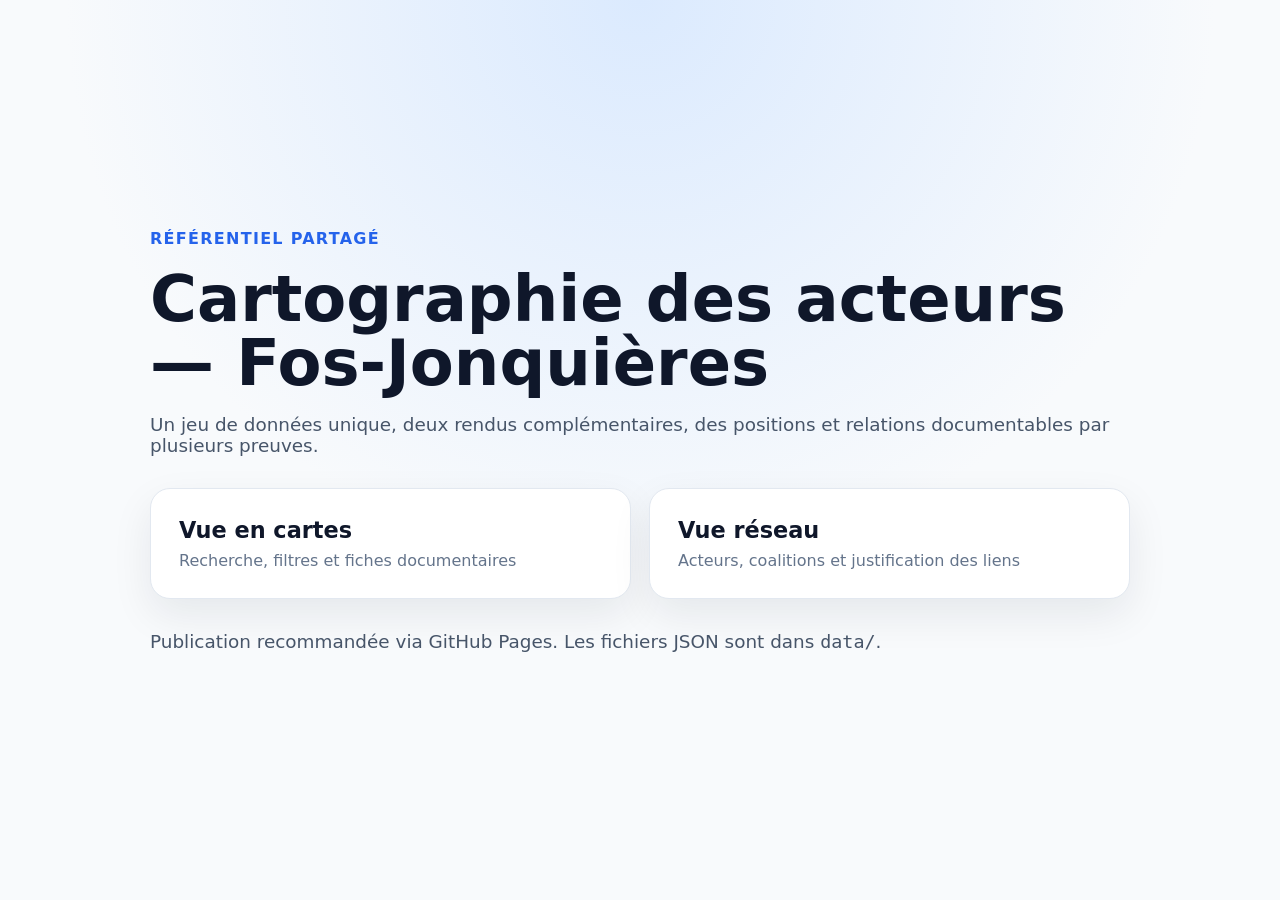
<file: index.html>
<!doctype html><html lang="fr"><head><meta charset="utf-8"><meta name="viewport" content="width=device-width,initial-scale=1"><title>Fos-Jonquières</title><link rel="stylesheet" href="assets/css/common.css"></head><body><main class="landing"><div class="hero"><span class="eyebrow">Référentiel partagé</span><h1>Cartographie des acteurs — Fos-Jonquières</h1><p>Un jeu de données unique, deux rendus complémentaires, des positions et relations documentables par plusieurs preuves.</p><div class="choices"><a class="choice" href="apps/cards/"><strong>Vue en cartes</strong><span>Recherche, filtres et fiches documentaires</span></a><a class="choice" href="apps/network/"><strong>Vue réseau</strong><span>Acteurs, coalitions et justification des liens</span></a></div><p class="notice">Publication recommandée via GitHub Pages. Les fichiers JSON sont dans <code>data/</code>.</p></div></main></body></html>
</file>
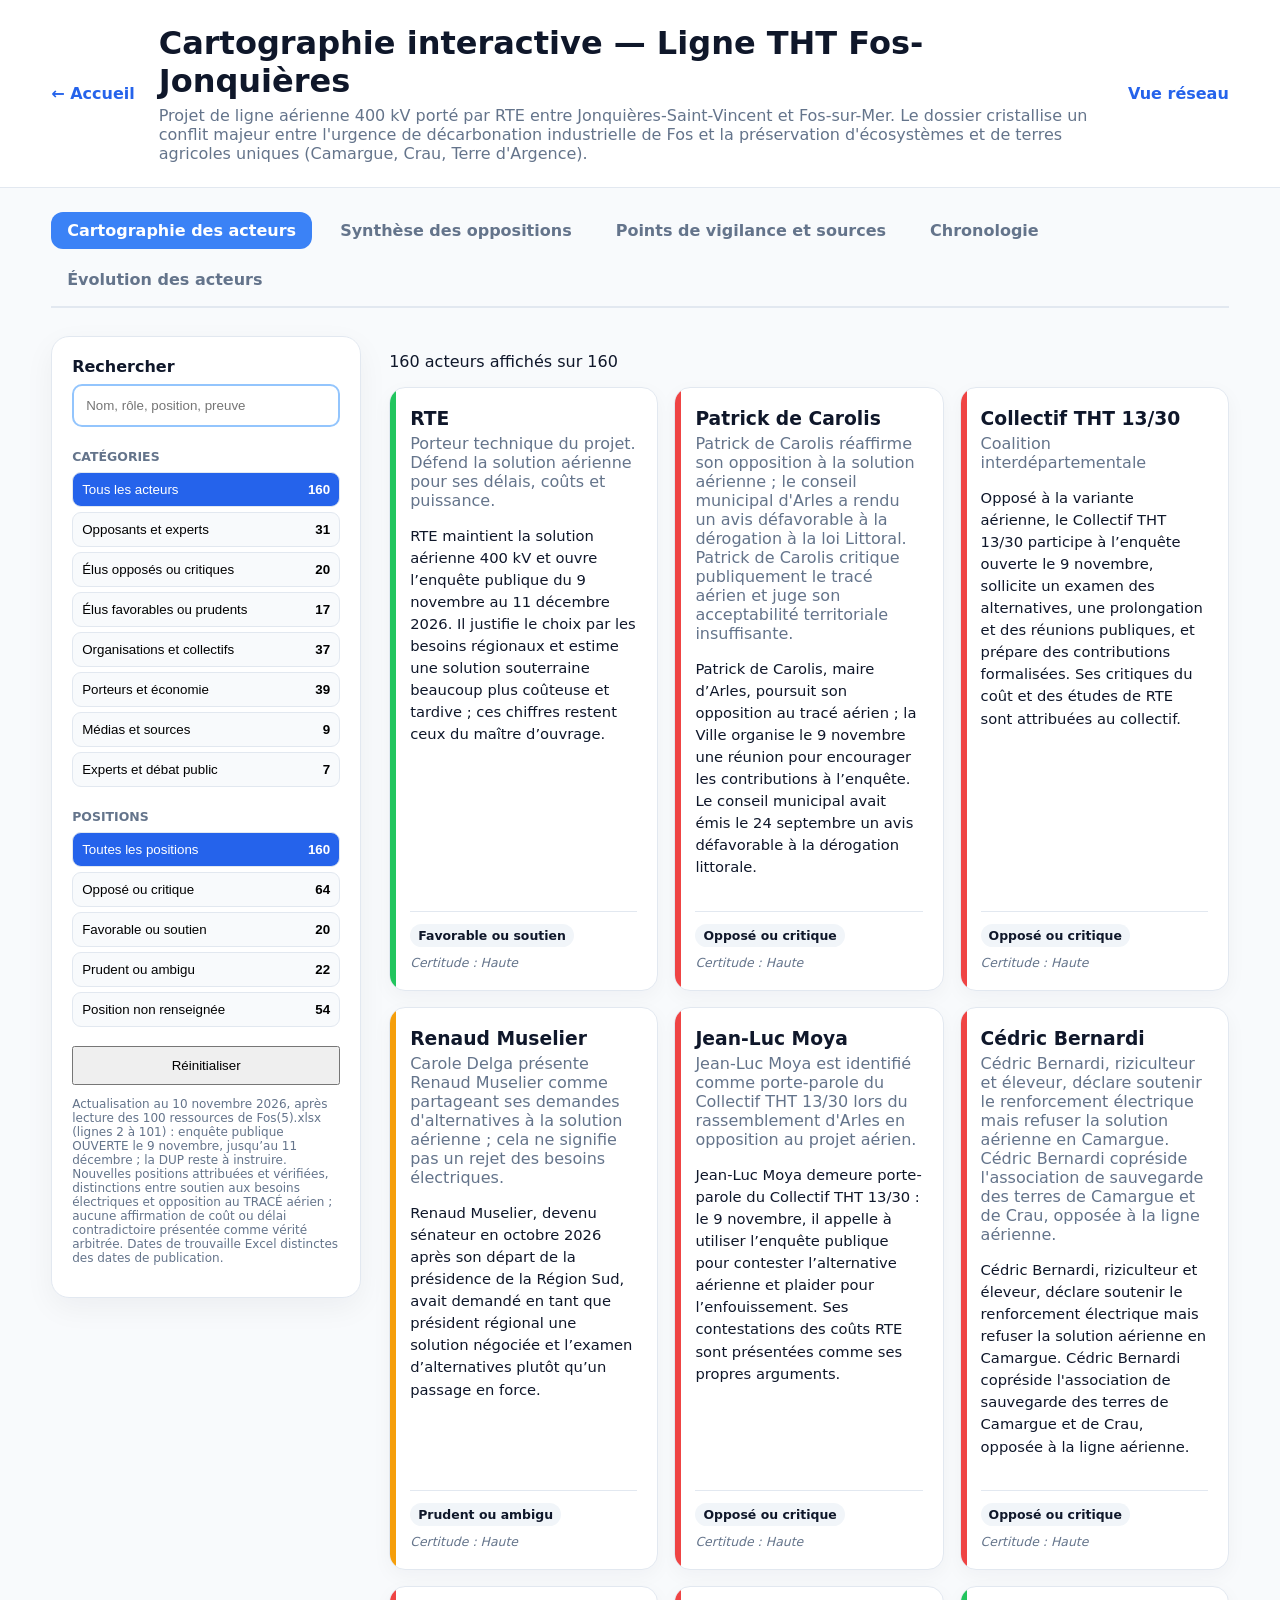
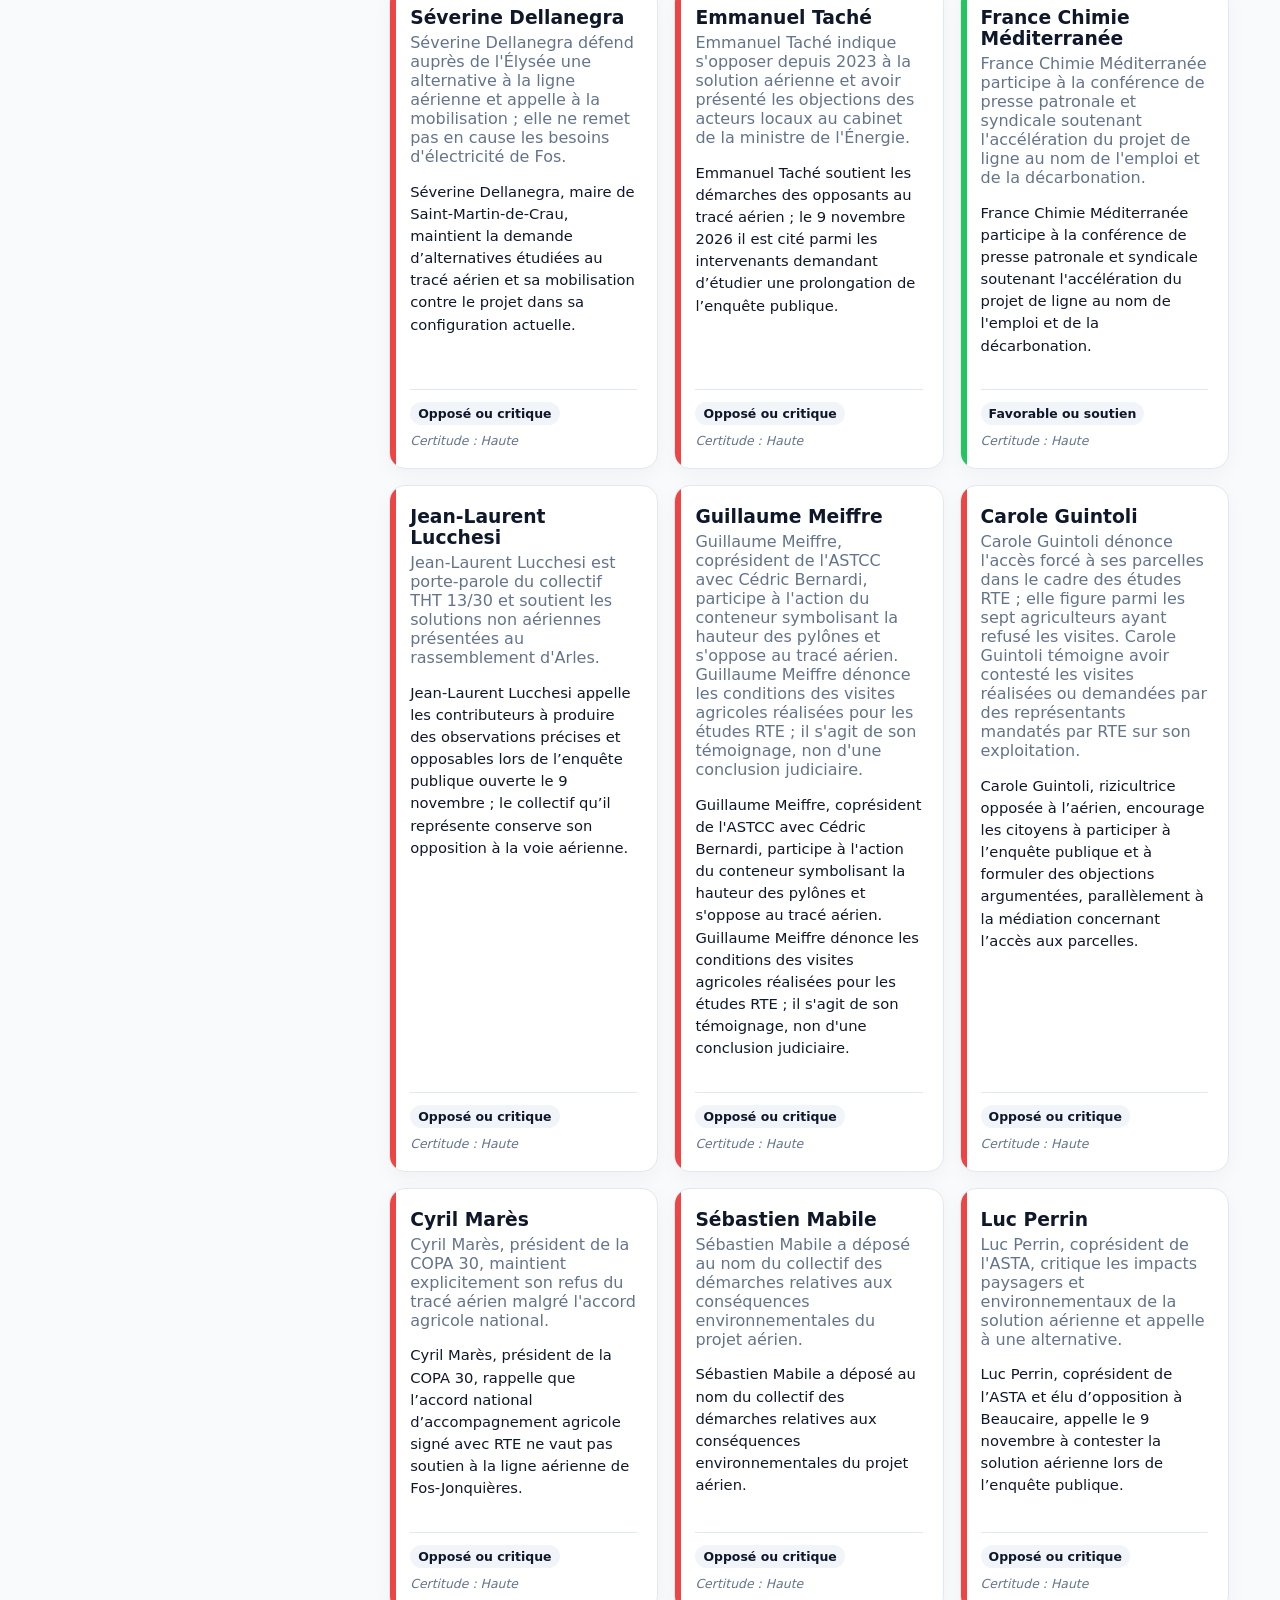
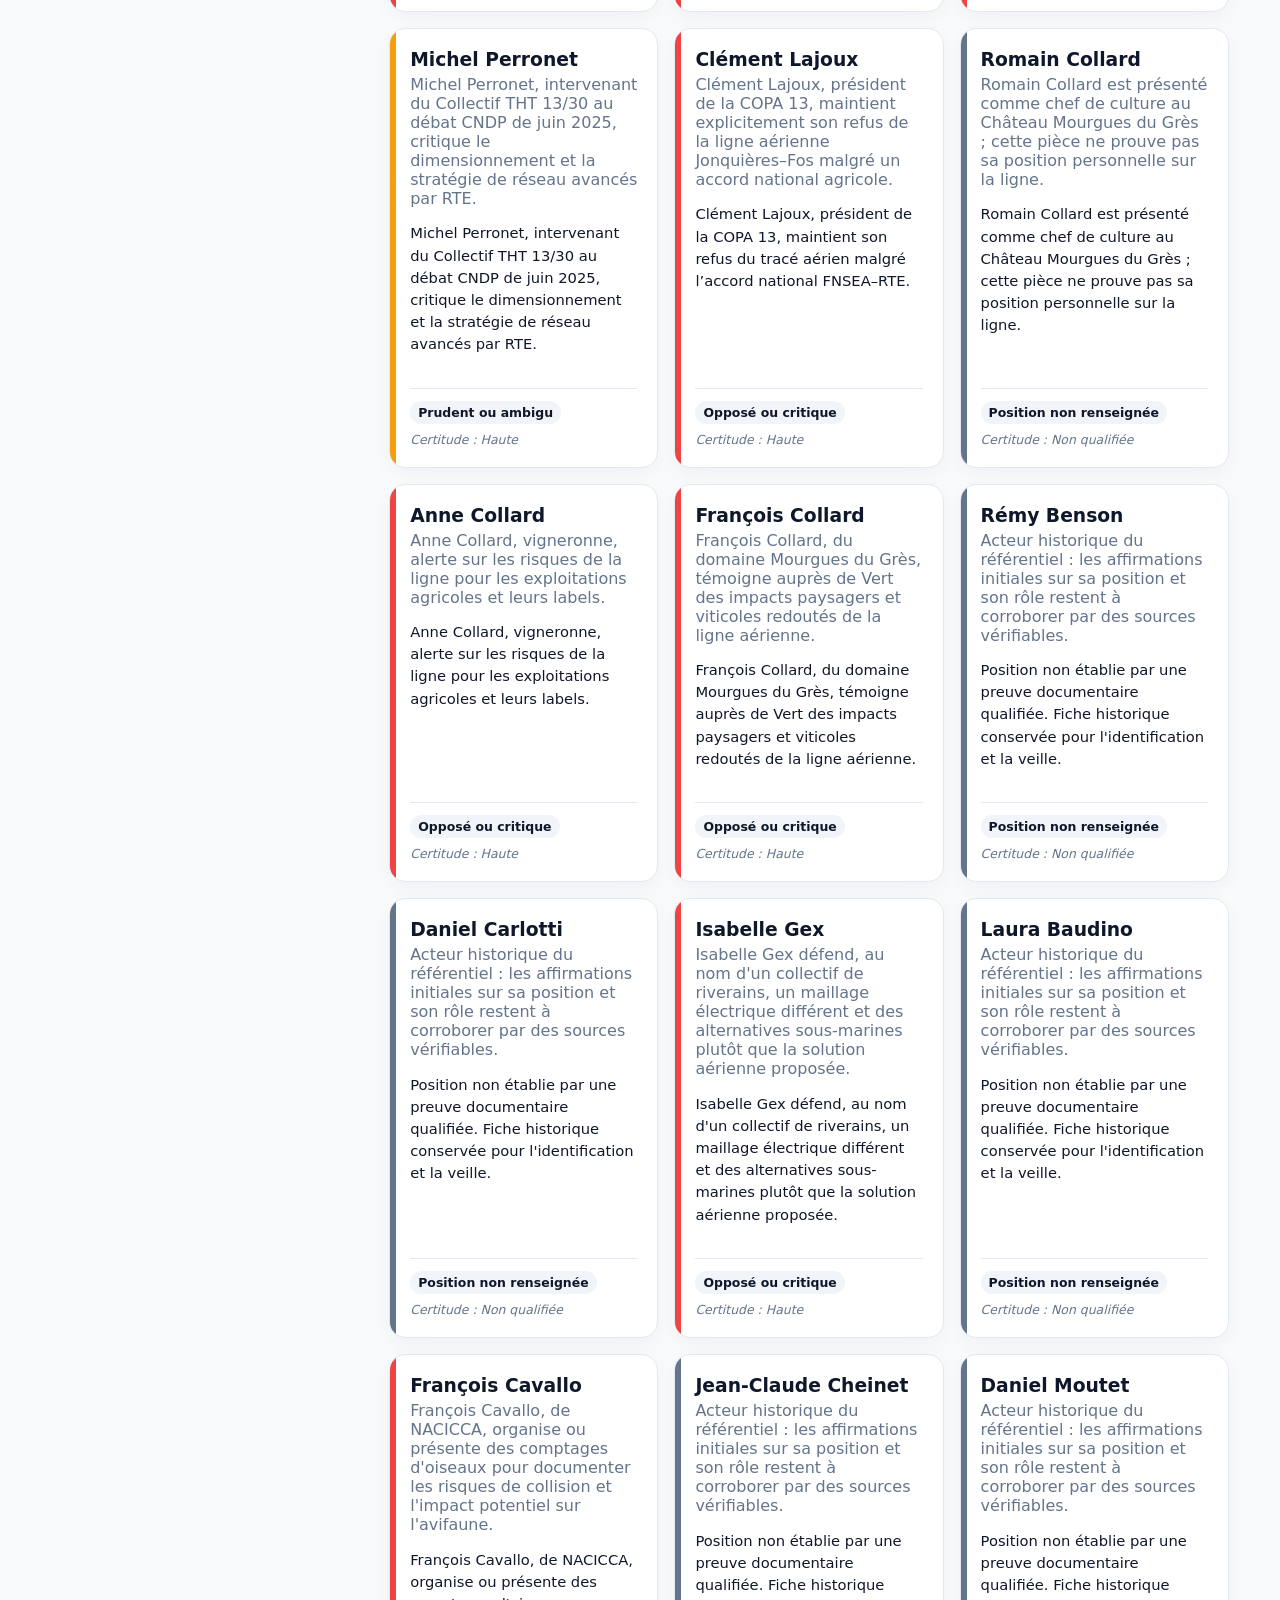
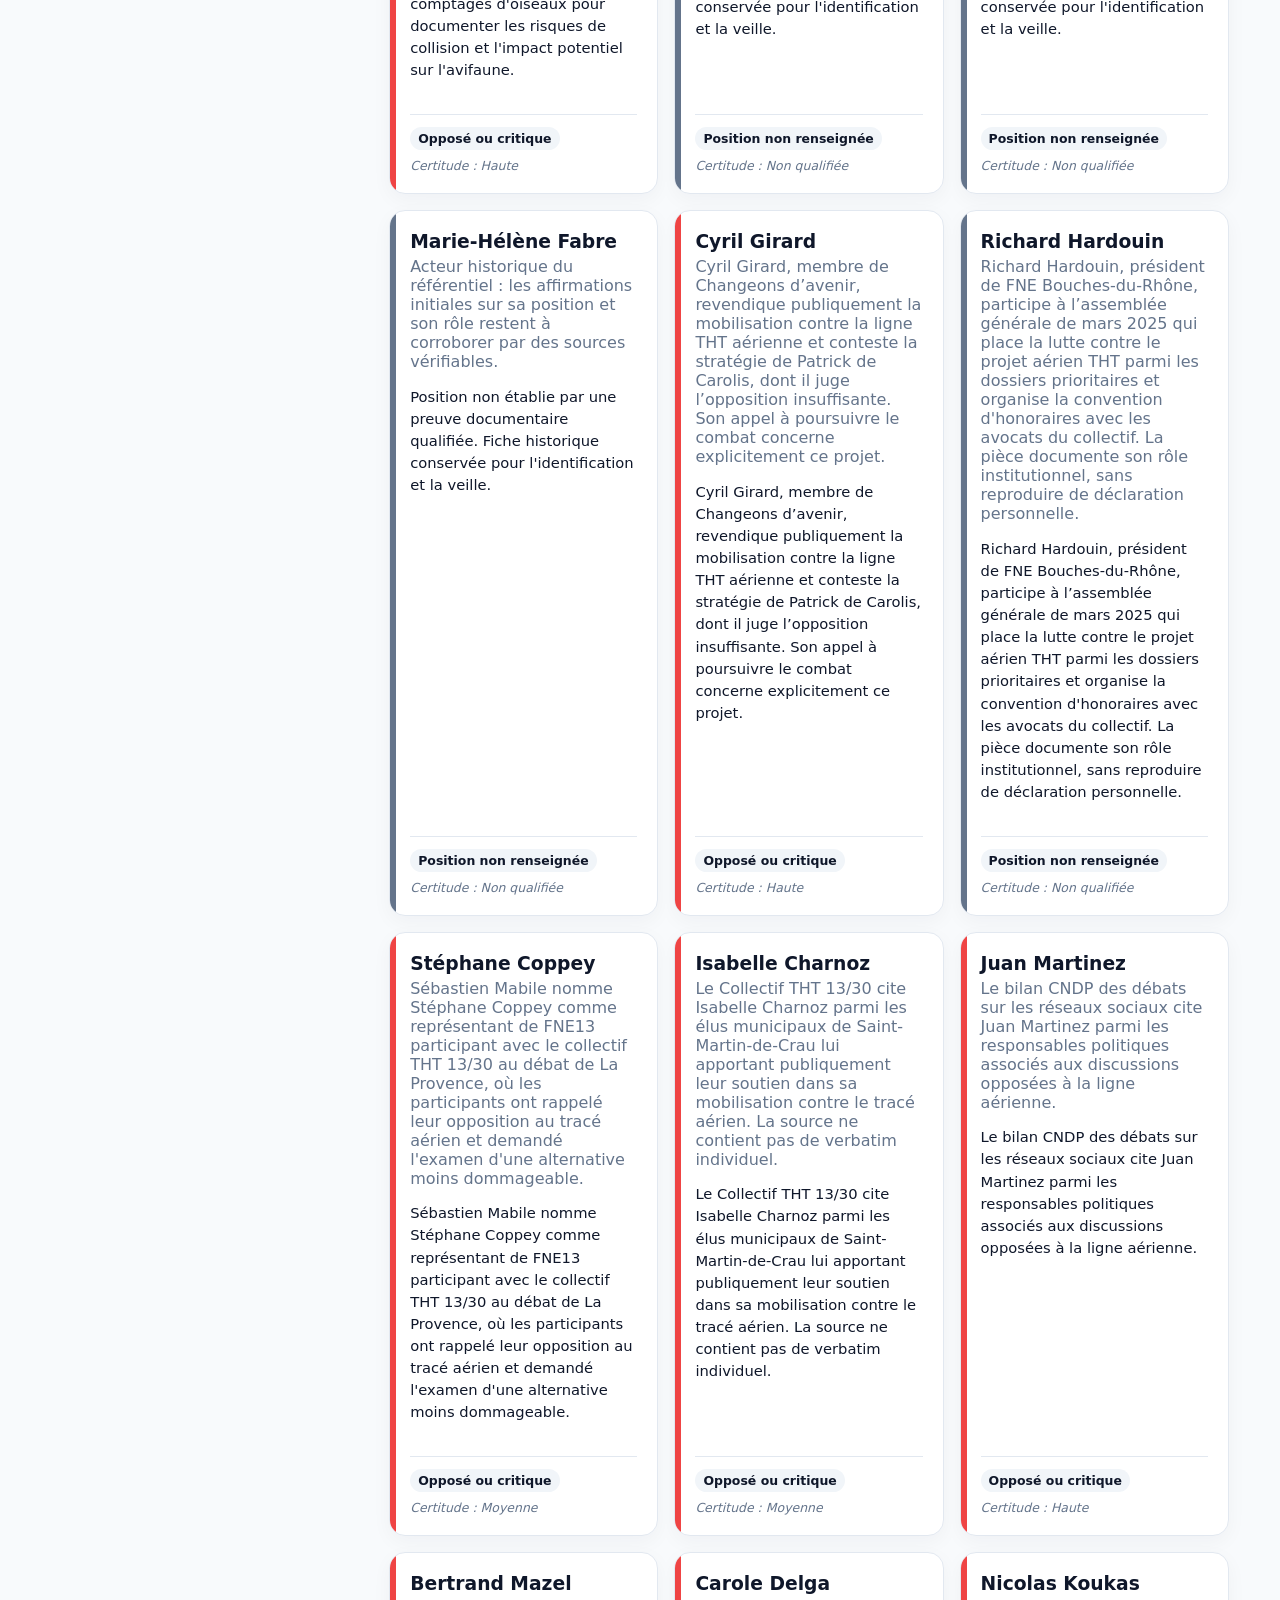
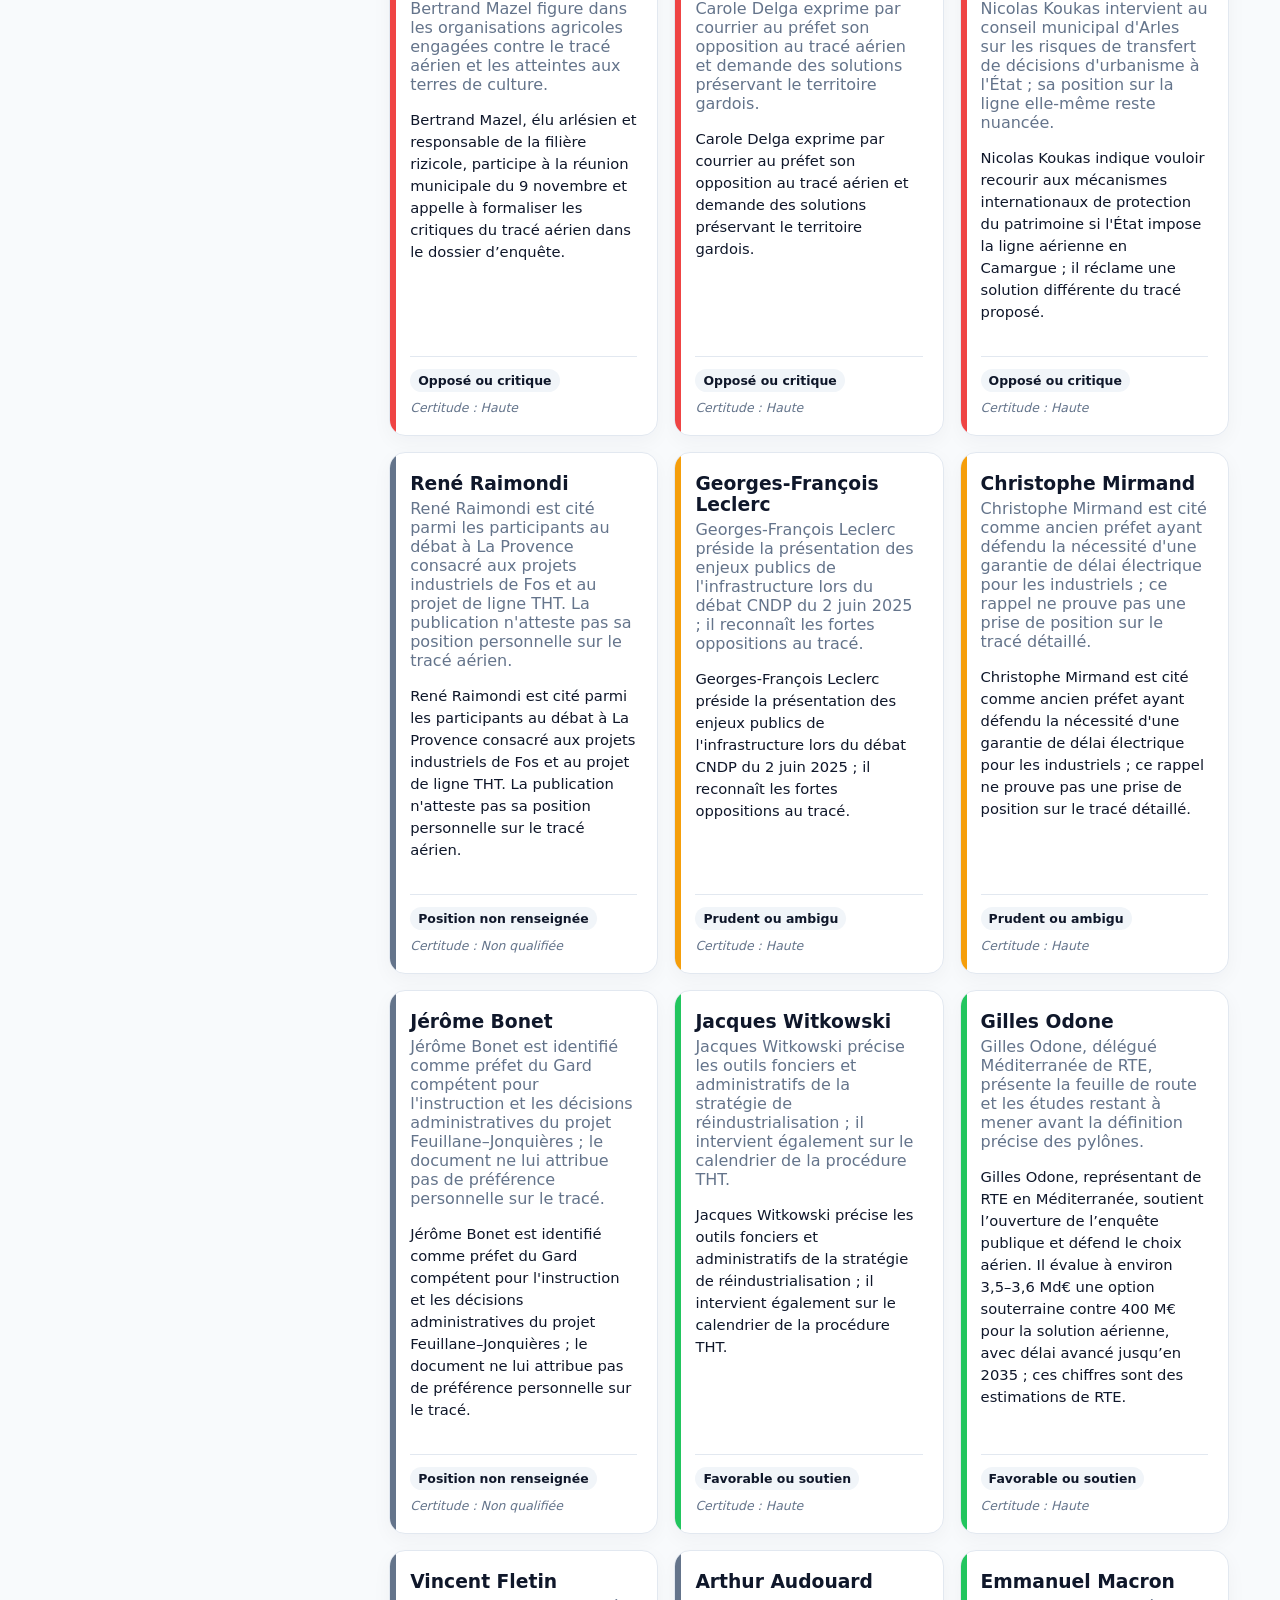
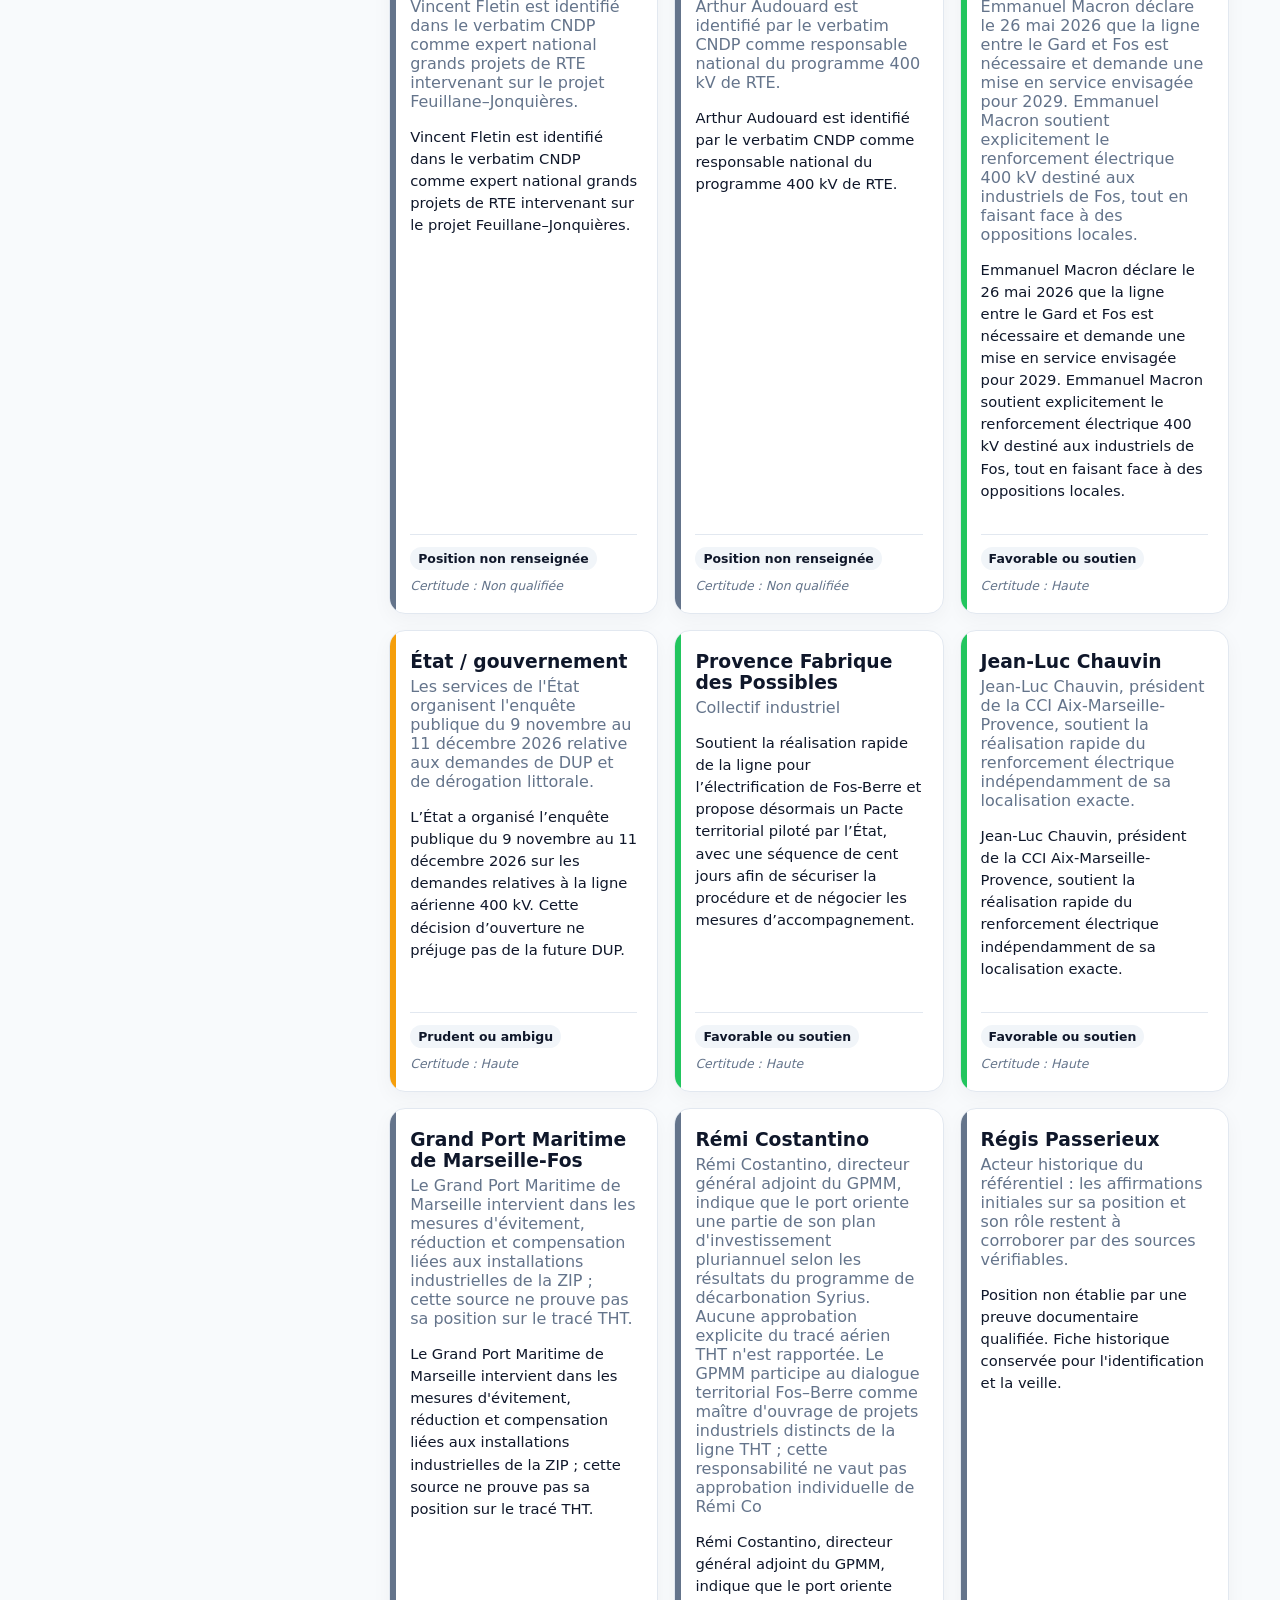
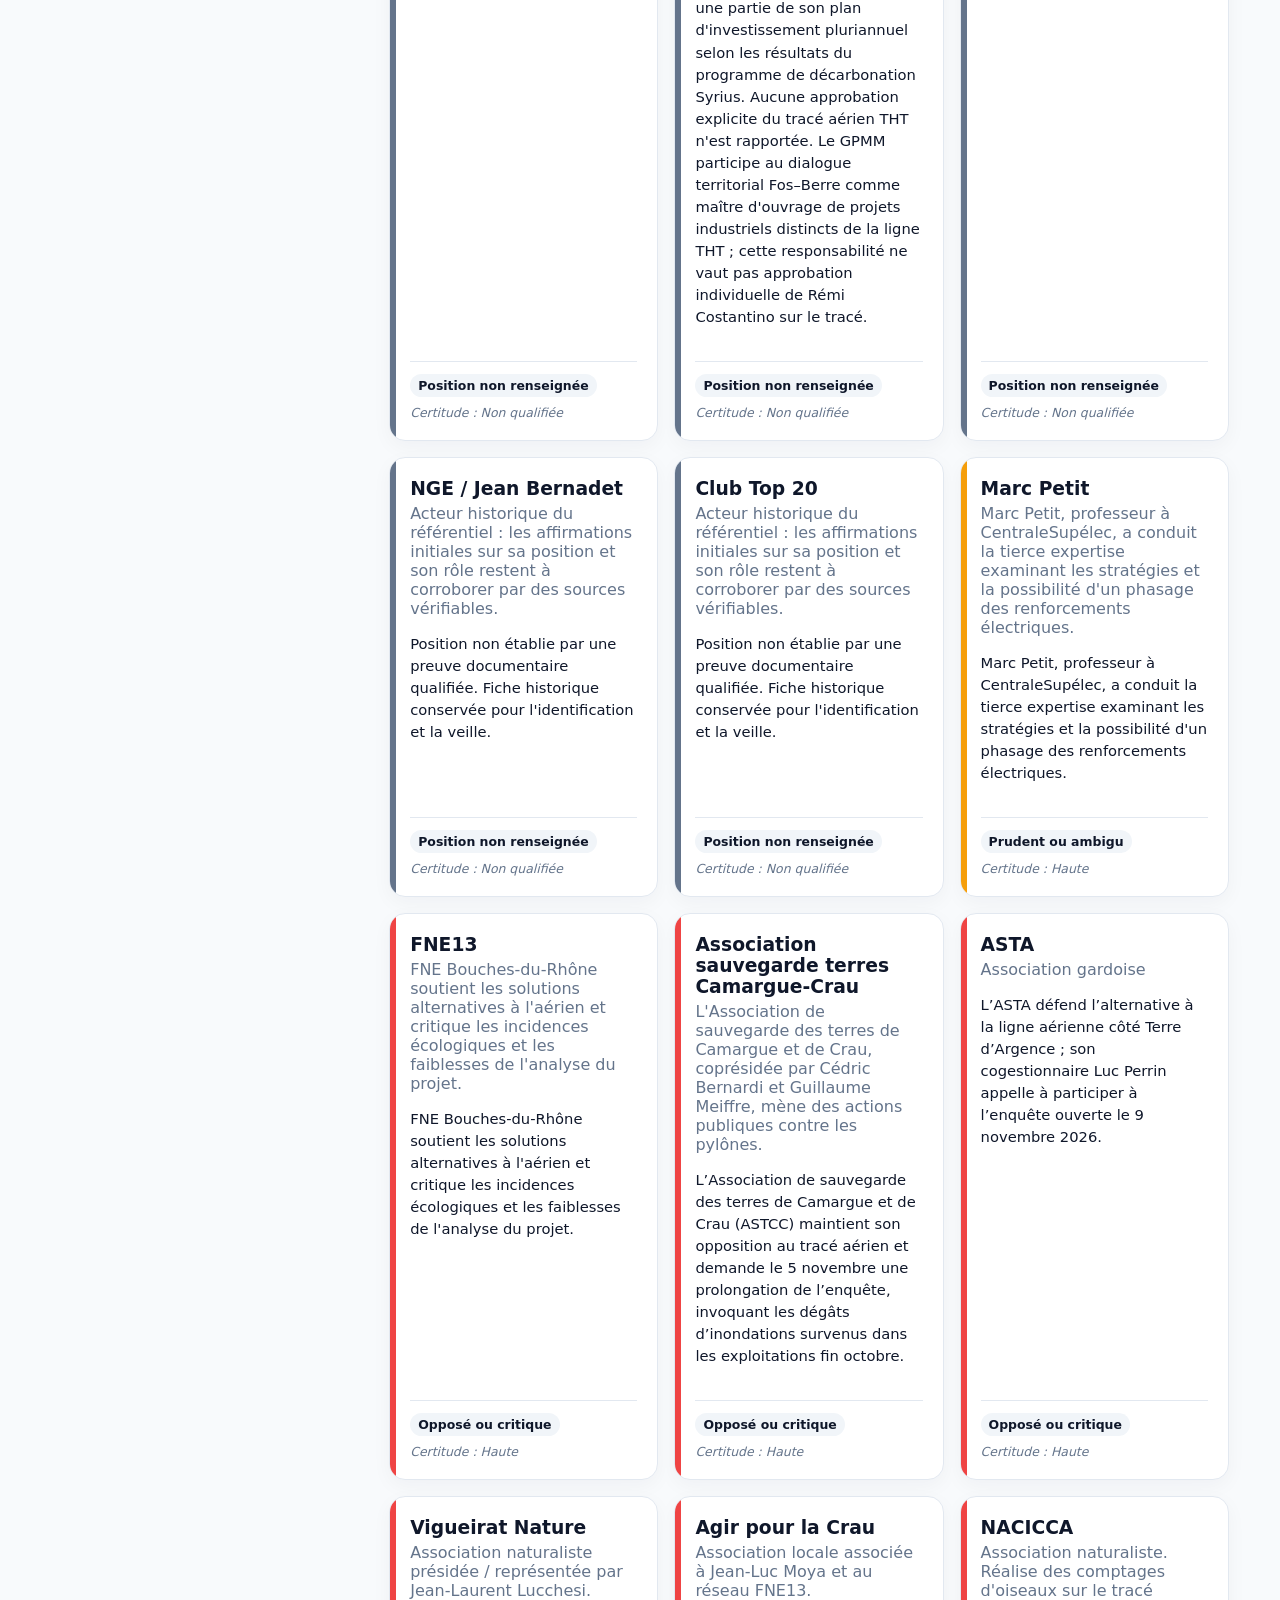
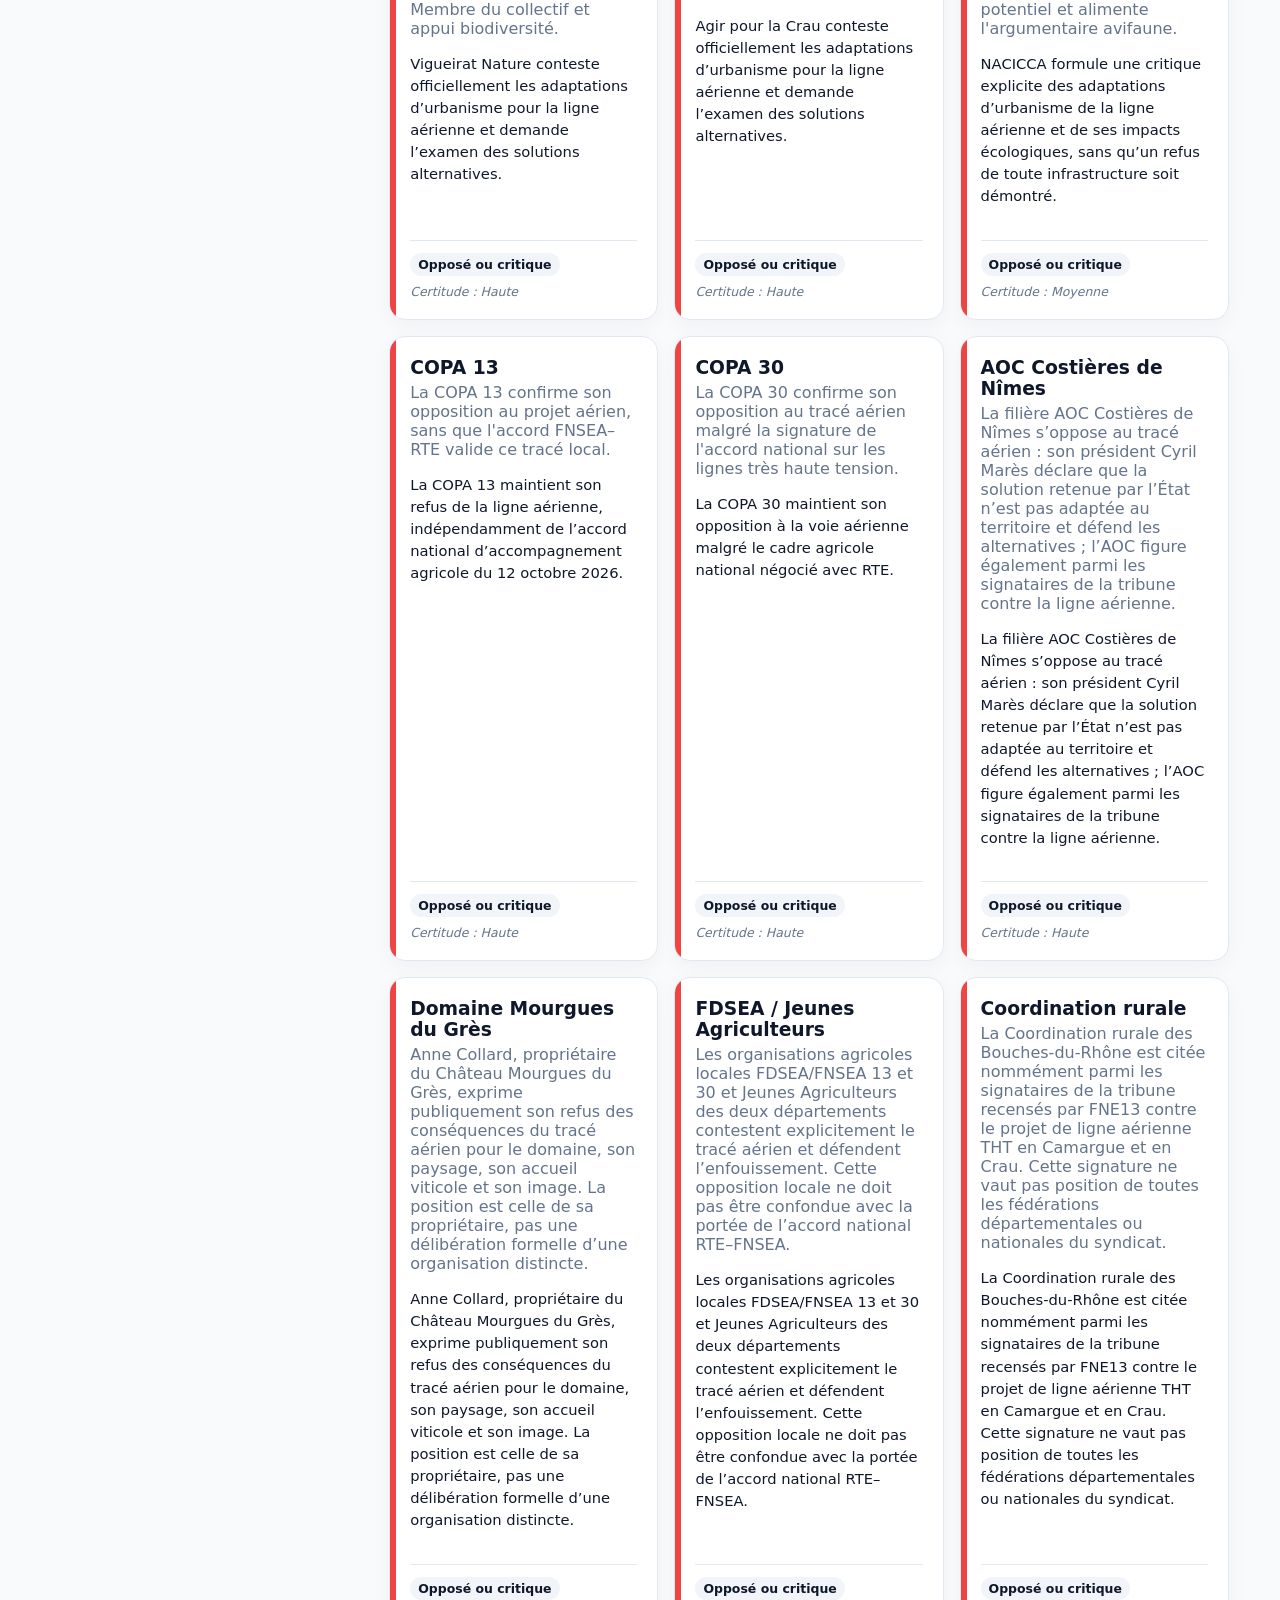
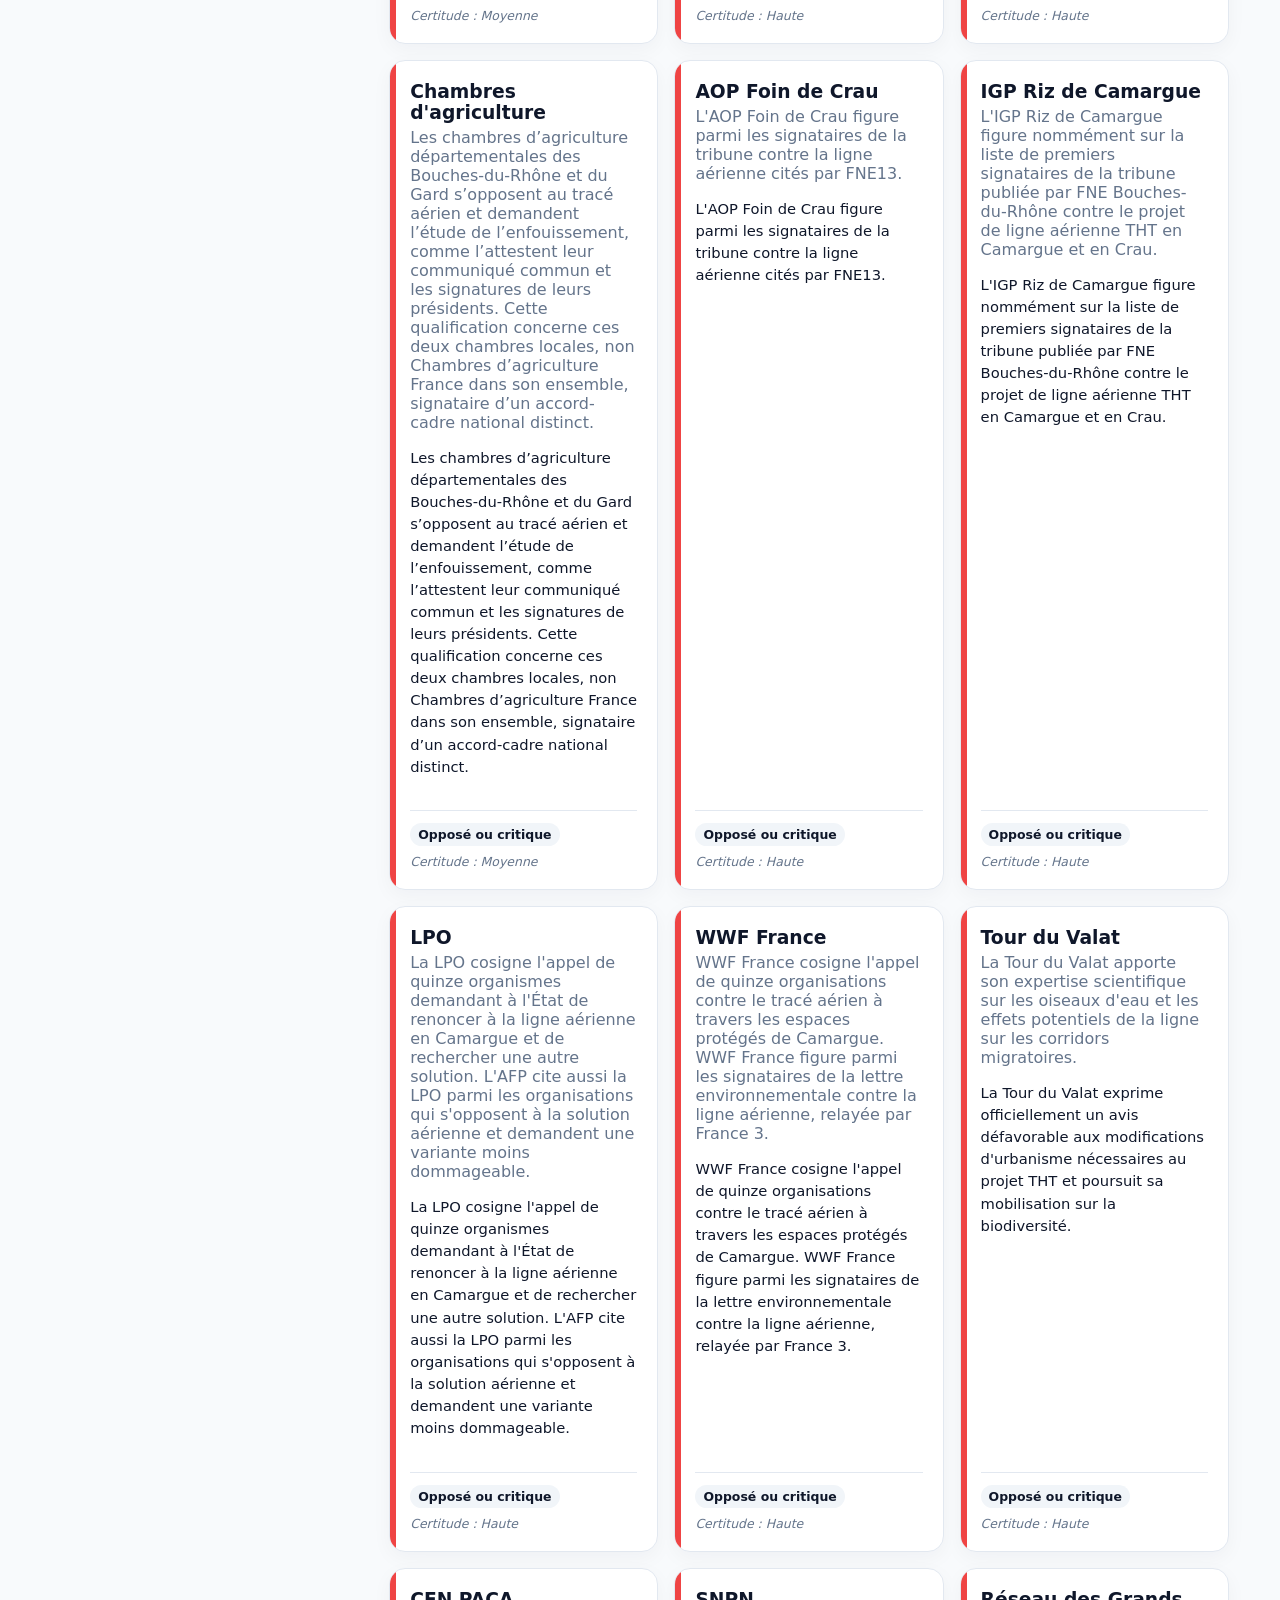
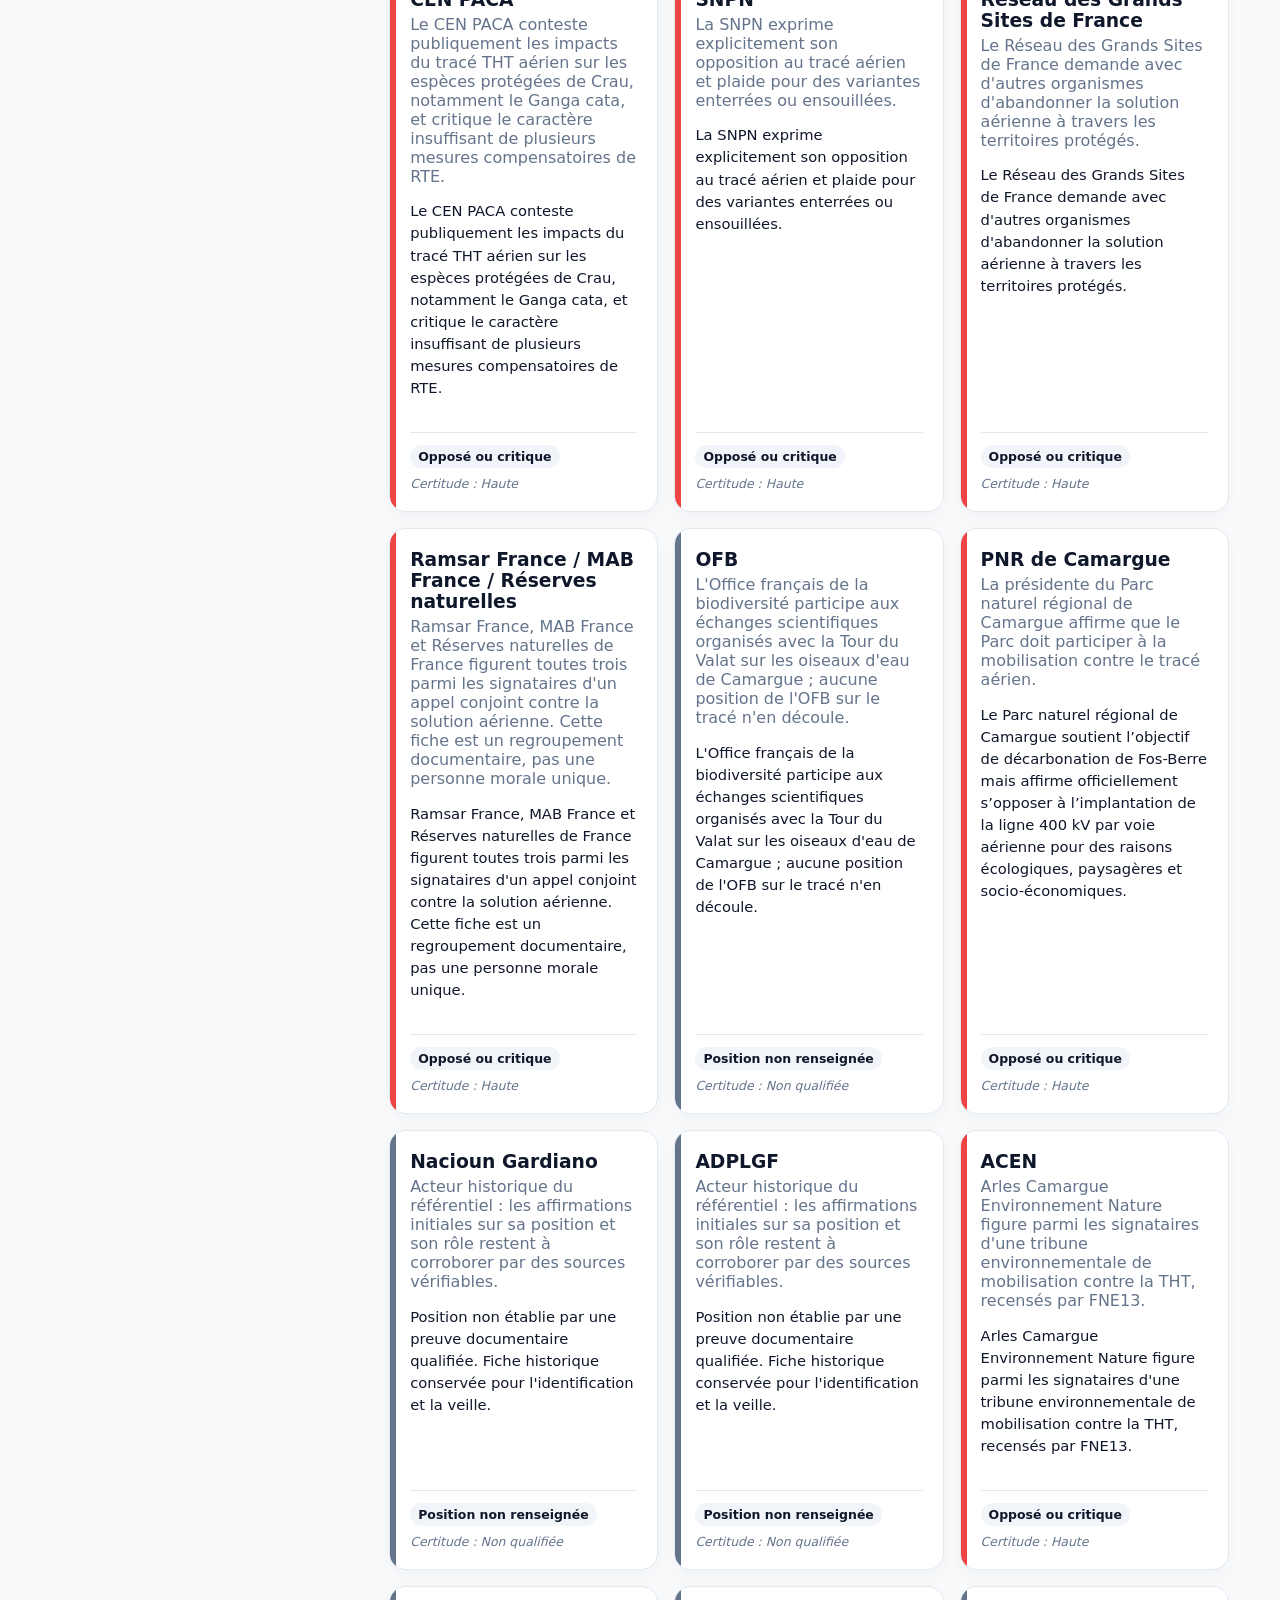
<file: apps/cards/index.html>
<!doctype html><html lang="fr"><head><meta charset="utf-8"><meta name="viewport" content="width=device-width,initial-scale=1"><title>Vue en cartes — Fos-Jonquières</title><link rel="stylesheet" href="../../assets/css/cards.css?v=fos-20261110"><link rel="stylesheet" href="../../assets/css/evolution.css?v=fos-20261110"></head><body><header><a href="../../">← Accueil</a><div><h1 id="title"></h1><p id="subtitle"></p></div><a class="switch" href="../network/">Vue réseau</a></header>
<nav class="tabs" role="tablist" aria-label="Navigation de la vue cartes">
  <button id="tab-button-carto" class="tab-btn active" type="button" role="tab" data-tab="carto" aria-controls="tab-carto" aria-selected="true">Cartographie des acteurs</button>
  <button id="tab-button-griefs" class="tab-btn" type="button" role="tab" data-tab="griefs" aria-controls="tab-griefs" aria-selected="false" tabindex="-1">Synthèse des oppositions</button>
  <button id="tab-button-vigilance" class="tab-btn" type="button" role="tab" data-tab="vigilance" aria-controls="tab-vigilance" aria-selected="false" tabindex="-1">Points de vigilance et sources</button>
<button id="tab-button-timeline" class="tab-btn" type="button" role="tab" data-tab="timeline" aria-controls="tab-timeline" aria-selected="false" tabindex="-1">Chronologie</button>
<button id="tab-button-evolution" class="tab-btn" type="button" role="tab" data-tab="evolution" aria-controls="tab-evolution" aria-selected="false" tabindex="-1">Évolution des acteurs</button></nav>
<section id="tab-carto" class="tab-content active" role="tabpanel" aria-labelledby="tab-button-carto">
<main class="layout"><aside><label>Rechercher<input id="search" type="search" placeholder="Nom, rôle, position, preuve"></label><section><h2>Catégories</h2><div id="categories"></div></section><section><h2>Positions</h2><div id="stances"></div></section><button id="reset">Réinitialiser</button><p class="data-notice" id="notice"></p></aside><section><p id="count"></p><div id="grid" class="grid"></div></section></main></section>
<section id="tab-griefs" class="tab-content editorial-tab" role="tabpanel" aria-labelledby="tab-button-griefs" hidden>
  <article class="list-card"><h2>Synthèse des oppositions</h2><p id="griefs-intro"></p></article>
  <div id="griefs-grid" class="griefs-grid"></div>
</section>
<section id="tab-vigilance" class="tab-content editorial-tab" role="tabpanel" aria-labelledby="tab-button-vigilance" hidden>
  <article class="list-card"><h2>Points de vigilance majeurs</h2><p id="vigilance-count" class="muted"></p><div id="vigilance-list"></div></article>
  <article class="list-card"><h2>Sources répertoriées</h2><p id="sources-count" class="muted"></p><div id="sources-list"></div></article>
</section>
<section id="tab-timeline" class="tab-content editorial-tab" role="tabpanel" aria-labelledby="tab-button-timeline" hidden><article class="list-card"><h2>Chronologie du projet</h2><p>Procédure, mobilisation, prises de position et prévisions : chaque jalon renvoie à ses sources.</p></article><div id="timelineGrid" class="griefs-grid"></div><article class="list-card"><h2>Repères techniques</h2><div id="factsGrid" class="griefs-grid"></div></article></section>
<section id="tab-evolution" class="tab-content editorial-tab" role="tabpanel" aria-labelledby="tab-button-evolution" hidden><div id="evolution-root"></div></section>
<dialog id="dialog"><button class="close" aria-label="Fermer">×</button><div id="detail"></div></dialog><script type="module" src="../../assets/js/cards.js?v=fos-20261110-bis"></script></body></html>
</file>
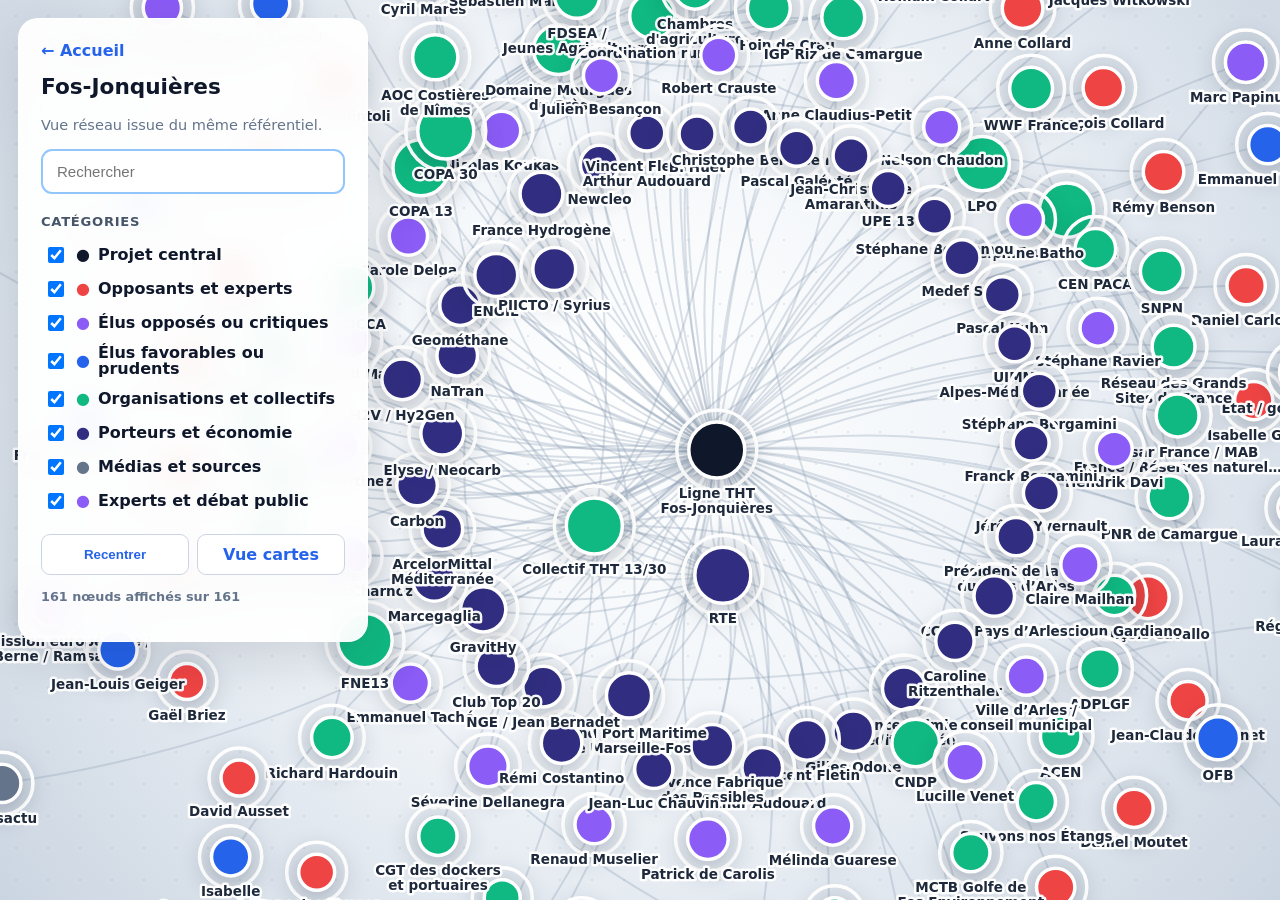
<file: apps/network/index.html>
<!doctype html><html lang="fr"><head><meta charset="utf-8"><meta name="viewport" content="width=device-width,initial-scale=1"><title>Vue réseau — Fos-Jonquières</title><link rel="stylesheet" href="../../assets/css/network.css"></head><body><div id="app"><svg id="svg"></svg><aside class="left"><a href="../../">← Accueil</a><h1>Fos-Jonquières</h1><p>Vue réseau issue du même référentiel.</p><input id="search" type="search" placeholder="Rechercher"><h2>Catégories</h2><div id="filters"></div><div class="buttons"><button id="center">Recentrer</button><a href="../cards/">Vue cartes</a></div><p id="count"></p></aside><aside id="panel" class="right"><button id="close">×</button><div id="details"></div></aside><div id="tip"></div></div><script type="module" src="../../assets/js/network.js"></script></body></html>
</file>
<file: assets/css/common.css>
*{box-sizing:border-box}body{margin:0;font-family:Inter,system-ui,-apple-system,"Segoe UI",sans-serif;background:#f8fafc;color:#0f172a}a{color:inherit}.landing{min-height:100vh;display:grid;place-items:center;padding:32px;background:radial-gradient(circle at top,#dbeafe,#f8fafc 52%)}.hero{max-width:980px}.eyebrow{color:#2563eb;font-weight:800;text-transform:uppercase;letter-spacing:.08em}.hero h1{font-size:clamp(2.2rem,5vw,4.6rem);line-height:1;margin:.3em 0}.hero p{font-size:1.15rem;color:#475569}.choices{display:grid;grid-template-columns:repeat(2,minmax(0,1fr));gap:18px;margin:32px 0}.choice{display:flex;flex-direction:column;gap:8px;text-decoration:none;background:white;padding:28px;border-radius:20px;border:1px solid #e2e8f0;box-shadow:0 16px 40px rgba(15,23,42,.08);transition:.2s}.choice:hover{transform:translateY(-4px);border-color:#60a5fa}.choice strong{font-size:1.4rem}.choice span,.notice{color:#64748b}@media(max-width:700px){.choices{grid-template-columns:1fr}}
</file>
<file: assets/css/cards.css>
:root{--blue:#2563eb;--border:#e2e8f0}*{box-sizing:border-box}body{margin:0;font-family:Inter,system-ui,sans-serif;background:#f8fafc;color:#0f172a}header{display:flex;align-items:center;gap:24px;padding:24px 4vw;background:white;border-bottom:1px solid var(--border)}header div{flex:1}header h1{margin:0 0 6px}header p{margin:0;color:#64748b}.switch,header>a{color:var(--blue);font-weight:700;text-decoration:none}.layout{display:grid;grid-template-columns:310px 1fr;gap:28px;padding:28px 4vw}aside{position:sticky;top:18px;align-self:start;background:white;border:1px solid var(--border);border-radius:18px;padding:20px;box-shadow:0 10px 30px #0f172a0d}label{font-weight:800}input{width:100%;margin-top:8px;padding:12px;border:2px solid #93c5fd;border-radius:10px}aside h2{font-size:.78rem;text-transform:uppercase;color:#64748b;margin:22px 0 8px}.filter{width:100%;display:flex;justify-content:space-between;margin:5px 0;padding:9px;border:1px solid var(--border);background:#f8fafc;border-radius:9px;cursor:pointer}.filter.active{background:var(--blue);color:white}#reset{width:100%;padding:10px;margin-top:14px}.data-notice{font-size:.75rem;color:#64748b}.grid{display:grid;grid-template-columns:repeat(auto-fill,minmax(245px,1fr));gap:16px}.card{position:relative;display:flex;flex-direction:column;background:white;border:1px solid var(--border);border-radius:16px;padding:20px;min-height:260px;box-shadow:0 6px 20px #0f172a0a;cursor:pointer;overflow:hidden;transition:transform .2s,box-shadow .2s}.card:before{content:"";position:absolute;inset:0 auto 0 0;width:6px;background:var(--stance)}.card:hover{transform:translateY(-3px);box-shadow:0 12px 30px #0f172a14}.card h3{margin:0 0 5px}.role,.muted{color:#64748b}.position{font-size:.92rem;line-height:1.5;flex:1}.footer{display:flex;flex-direction:column;align-items:flex-start;gap:8px;margin-top:18px;padding-top:12px;border-top:1px solid var(--border);font-size:.78rem}.badge{display:inline-flex;padding:4px 8px;border-radius:999px;background:#f1f5f9;font-weight:800}.footer span:last-child{display:block;color:#64748b;font-style:italic}dialog{width:min(760px,calc(100% - 28px));border:0;border-radius:20px;padding:28px;box-shadow:0 30px 80px #0f172a55}dialog::backdrop{background:#0f172a99}.close{float:right;border:0;background:#e2e8f0;border-radius:50%;width:34px;height:34px}.proof{padding:12px;margin:10px 0;background:#f8fafc;border-left:4px solid var(--blue);border-radius:8px}.relation{padding:12px;border:1px solid var(--border);border-radius:10px;margin:8px 0}.relation button{border:0;background:none;color:var(--blue);font-weight:800;cursor:pointer}@media(max-width:850px){.layout{grid-template-columns:1fr}aside{position:static}header{align-items:flex-start;flex-wrap:wrap}}

/* Onglets et synthèses : ajout isolé, styles des cartes et du réseau conservés. */
.tabs{display:flex;flex-wrap:wrap;gap:12px;margin:24px 4vw 0;border-bottom:2px solid var(--border);padding-bottom:8px}
.tab-btn{border:0;border-radius:12px;padding:9px 16px;background:transparent;color:#64748b;font:inherit;font-weight:700;cursor:pointer;transition:.2s}
.tab-btn:hover{background:var(--border);color:#0f172a}.tab-btn.active{background:#3b82f6;color:#fff}.tab-btn:focus-visible{outline:3px solid #93c5fd;outline-offset:2px}
.tab-content[hidden]{display:none!important}.tab-content.active{display:block}.editorial-tab{padding:28px 4vw}
.griefs-grid{display:grid;grid-template-columns:repeat(auto-fit,minmax(min(380px,100%),1fr));gap:24px}
.grief-card,.list-card{border:1px solid var(--border);border-radius:12px;padding:28px;background:#fff;box-shadow:0 4px 6px -1px #0000000d,0 2px 4px -2px #0000000d;min-width:0}
.grief-card h2,.list-card h2{margin:0 0 16px}.grief-card h2{font-size:1.25rem}.grief-card p{margin:0;color:#334155;line-height:1.65}.list-card{margin-bottom:24px}
.vigilance-item,.source-item{padding:16px 0;border-bottom:1px solid var(--border)}.vigilance-item:last-child,.source-item:last-child{border-bottom:0}
.vigilance-item h3,.source-item h3{margin:0 0 6px;font-size:1rem}.vigilance-item p{margin:6px 0;color:#475569;line-height:1.6}
.source-meta,.vigilance-meta{color:#64748b;font-size:.8rem}.source-link,.editorial-tab a{color:#1d4ed8}.source-link{font-weight:700}
.source-status{display:inline-flex;margin-top:7px;border-radius:999px;padding:3px 8px;background:#fef3c7;color:#92400e;font-size:.75rem;font-weight:700}
.editorial-tab .proof,.editorial-tab .source-item{overflow-wrap:anywhere}.editorial-tab .proof{line-height:1.5}.editorial-tab .proof small{display:block;margin-top:6px}
@media(max-width:650px){.tab-btn{flex:1 1 100%}.grief-card,.list-card{padding:20px}}

#tab-timeline .fos-date{display:block;font-size:.8rem;font-weight:750;color:#475569;margin-bottom:6px}
#tab-timeline .fos-future{border-left:4px solid #d69e39}
#tab-timeline .griefs-grid{margin:16px 0}
#tab-timeline .fos-citations{border-top:1px solid #e2e8f0;padding-top:10px;margin-top:12px;font-size:.85rem}
#tab-timeline .fos-citations a{color:#2563eb;text-decoration:underline}
#tab-timeline .fos-value{font-size:1.1rem;font-weight:800;color:#0f172a}
</file>
<file: assets/css/evolution.css>
/* Styles isolés de l'onglet Évolution */
.evolution-app { display: grid; gap: 22px; }
.evolution-top { display: flex; align-items: center; justify-content: space-between; gap: 20px; flex-wrap: wrap; }
.evolution-top h2 { margin: 0 0 4px; font-size: 1.55rem; }
.evolution-top p { margin: 0; color: var(--muted, #64748b); }
.evolution-modes { display: flex; gap: 5px; padding: 5px; border-radius: 12px; background: #e2e8f0; }
.evolution-modes button { border: 0; padding: 10px 16px; border-radius: 9px; cursor: pointer; background: transparent; color: #475569; font-weight: 700; }
.evolution-modes button.is-active { background: #fff; color: #1d4ed8; box-shadow: 0 2px 5px #0f172a16; }
.evolution-metrics { display: grid; grid-template-columns: repeat(3, minmax(0, 1fr)); gap: 12px; }
.evolution-metric, .evolution-panel { background: #fff; border: 1px solid var(--border, #e2e8f0); border-radius: 12px; box-shadow: var(--shadow, 0 3px 8px #0f172a0a); }
.evolution-metric { padding: 18px; display: grid; gap: 5px; }
.evolution-metric span { font-size: .85rem; color: var(--muted, #64748b); }
.evolution-metric strong { font-size: 2rem; font-variant-numeric: tabular-nums; }
.evolution-panel { padding: 24px; min-width: 0; }
.evolution-section-title { display: flex; justify-content: space-between; align-items: center; gap: 18px; flex-wrap: wrap; margin-bottom: 18px; }
.evolution-section-title h3 { margin: 0; font-size: 1.1rem; }
.evolution-section-title label { display: flex; align-items: center; gap: 8px; color: #475569; font-size: .85rem; font-weight: 600; }
.evolution-section-title select, .evolution-section-title input { padding: 9px 12px; border: 1px solid #cbd5e1; border-radius: 9px; background: #fff; color: #0f172a; font: inherit; min-width: 160px; }
.evolution-chart { width: 100%; overflow-x: auto; }
.evolution-chart svg { display: block; height: auto; max-height: 400px; }
.evolution-legend { display: flex; flex-wrap: wrap; gap: 9px; margin-top: 16px; }
.evolution-legend-button { display: inline-flex; align-items: center; gap: 7px; border: 1px solid #cbd5e1; border-radius: 999px; padding: 6px 10px; background: #fff; color: #64748b; font-size: .82rem; cursor: pointer; opacity: .5; }
.evolution-legend-button.is-on { opacity: 1; color: #0f172a; }
.evolution-swatch { display: inline-block; flex-shrink: 0; width: 12px; height: 12px; border-radius: 3px; }
.evolution-hint { font-size: .83rem; color: var(--muted, #64748b); }
.evolution-roster { display: grid; gap: 9px; }
.evolution-person { display: flex; align-items: flex-start; gap: 12px; padding: 12px; border-radius: 9px; border: 1px solid #e2e8f0; }
.evolution-person .evolution-swatch { margin-top: 5px; }
.evolution-person strong { display: block; font-size: .92rem; }
.evolution-person small { display: block; color: #64748b; margin-top: 3px; line-height: 1.45; }
.evolution-warning { color: #92400e; font-size: .85rem; }
.evolution-empty h2 { margin-top: 0; }
@media (max-width: 650px) {
  .evolution-metrics { grid-template-columns: 1fr; }
  .evolution-panel { padding: 15px; } 
  .evolution-section-title { align-items: stretch; flex-direction: column; }
  .evolution-section-title input { width: 100%; }
}

/* Ajustements Bosquel : isolation des contrôles du graphique et traçabilité. */
#tab-evolution .evolution-wrap{max-width:1400px}
#tab-evolution .evolution-method{font-size:.82rem;line-height:1.45;margin-top:8px;max-width:880px;color:#64748b}
#tab-evolution .evolution-sources a{color:#1d4ed8;text-decoration:underline;text-underline-offset:2px}
#tab-evolution .evolution-person>div{min-width:0}
#tab-evolution .evolution-section-title input{width:auto;margin-top:0;border:1px solid #cbd5e1}
#tab-evolution .evolution-section-title select{margin-top:0;width:auto}
#tab-evolution .evolution-person small{overflow-wrap:anywhere}

/* Escaudain — classification des positions et filtres de périmètre. */
#tab-evolution .evolution-scope{display:flex;gap:5px;background:#e2e8f0;padding:5px;border-radius:12px;flex-wrap:wrap}
#tab-evolution .evolution-scope button{border:0;background:transparent;border-radius:9px;cursor:pointer;padding:10px 13px;font-weight:700;color:#475569}
#tab-evolution .evolution-scope button.is-active{background:#fff;color:#1d4ed8;box-shadow:0 2px 5px #0f172a16}
#tab-evolution .evolution-top{align-items:flex-start}
#tab-evolution .evolution-method{max-width:920px;line-height:1.5;margin-top:9px;font-size:.86rem}
#tab-evolution .evolution-sources a{color:#1d4ed8;text-decoration:underline;text-underline-offset:2px}
#tab-evolution .evolution-person small{overflow-wrap:anywhere}
#tab-evolution .evolution-section-title input,#tab-evolution .evolution-section-title select{width:auto;margin-top:0}
@media (max-width:900px){#tab-evolution .evolution-scope,#tab-evolution .evolution-modes{width:100%;justify-content:flex-start;flex-wrap:wrap}}

#tab-evolution .evolution-app{max-width:1420px;margin:auto}
#tab-evolution .evolution-method{max-width:950px;line-height:1.5;font-size:.84rem;margin-top:8px}
#tab-evolution .evolution-modes,#tab-evolution .evolution-scope{flex-wrap:wrap}
#tab-evolution .evolution-sources a{color:#2563eb;text-decoration:underline}
#tab-evolution .evolution-person small{overflow-wrap:anywhere}
@media(max-width:850px){#tab-evolution .evolution-modes{width:100%}}
</file>
<file: assets/css/network.css>
*{box-sizing:border-box}body{margin:0;font-family:Inter,system-ui,-apple-system,"Segoe UI",sans-serif;overflow:hidden;color:#0f172a}#app{width:100vw;height:100vh;background:radial-gradient(circle at 50% 44%,#fff 0,#f1f5f9 44%,#cbd5e1 100%);position:relative}#app:before{content:"";position:absolute;inset:0;background-image:radial-gradient(#94a3b8 1px,transparent 1px);background-size:32px 32px;opacity:.22;pointer-events:none}svg{position:relative;width:100%;height:100%;cursor:grab}.left,.right{position:absolute;top:18px;background:#fffffff0;backdrop-filter:blur(16px);border:1px solid #ffffffcc;border-radius:20px;box-shadow:0 16px 50px #0f172a22;padding:22px;z-index:5}.left{left:18px;width:350px;max-height:calc(100vh - 36px);overflow:auto}.right{right:18px;width:430px;max-height:calc(100vh - 36px);overflow:auto;transform:translateX(120%);opacity:0;pointer-events:none;transition:transform .3s,opacity .3s}.right.active{transform:none;opacity:1;pointer-events:auto}.left>a{color:#2563eb;font-weight:750;text-decoration:none}.left h1{font-size:1.35rem;margin:14px 0 4px}.left>p{color:#64748b;font-size:.91rem;line-height:1.45}.left input{width:100%;padding:12px 14px;border:2px solid #93c5fd;border-radius:11px;font-size:.94rem}.left h2{font-size:.82rem;text-transform:uppercase;letter-spacing:.055em;color:#475569;margin:20px 0 9px}.check{display:grid;grid-template-columns:20px 14px minmax(0,1fr);align-items:center;column-gap:8px;min-height:34px;padding:5px 7px;border-radius:8px;font-size:.94rem;font-weight:600;line-height:1.25}.check:hover{background:#f1f5f9}.check input{width:16px;height:16px;margin:0}.check span{font-size:1rem;line-height:1}.buttons{display:flex;gap:8px;margin-top:16px}.buttons button,.buttons a{flex:1;padding:10px;text-align:center;border:1px solid #cbd5e1;border-radius:9px;background:white;text-decoration:none;color:#2563eb;font-weight:750}.right>button{float:right;border:0;border-radius:50%;width:34px;height:34px;font-size:1.1rem}.node{cursor:pointer;transition:opacity .22s}.node circle{stroke:#fff;stroke-width:3.5;filter:drop-shadow(0 5px 9px #0f172a3b);transition:transform .22s,filter .22s,stroke .22s,stroke-width .22s}.node text{font-size:13.5px;font-weight:800;text-anchor:middle;paint-order:stroke fill;stroke:#fffffff2;stroke-width:5px;stroke-linejoin:round;fill:#1e293b;pointer-events:none;transition:font-size .22s,opacity .22s}.node:hover circle,.node.active circle{transform:scale(1.2);stroke:#0f172a;stroke-width:4.5;filter:drop-shadow(0 8px 15px #0f172a55)}.node:hover text,.node.active text{font-size:15px}.node.dimmed{opacity:.12}.link{fill:none;stroke:#94a3b8;stroke-opacity:.34;stroke-width:2;cursor:pointer;transition:stroke .2s,stroke-opacity .2s,stroke-width .2s}.link:hover,.link.active{stroke:#2563eb;stroke-opacity:.95;stroke-width:4}.link.dimmed{stroke-opacity:.035}.hidden{display:none}.proof,.relationBox{padding:12px;margin:9px 0;background:#f8fafc;border-radius:9px;border-left:4px solid #2563eb;line-height:1.45}.right a{color:#2563eb}#tip{position:absolute;display:none;z-index:20;max-width:330px;background:#0f172af2;color:white;padding:10px 13px;border-radius:10px;font-size:.84rem;line-height:1.35;pointer-events:none;box-shadow:0 12px 30px #0f172a55}#tip strong{display:block;font-size:.92rem;margin-bottom:3px}#tip small{color:#cbd5e1}#count{font-size:.8rem;font-weight:700;color:#64748b}@media(max-width:780px){.left{width:calc(100% - 36px);max-height:40vh;top:auto;bottom:18px}.right{width:calc(100% - 36px);max-height:56vh}.node text{font-size:12px}}
</file>
